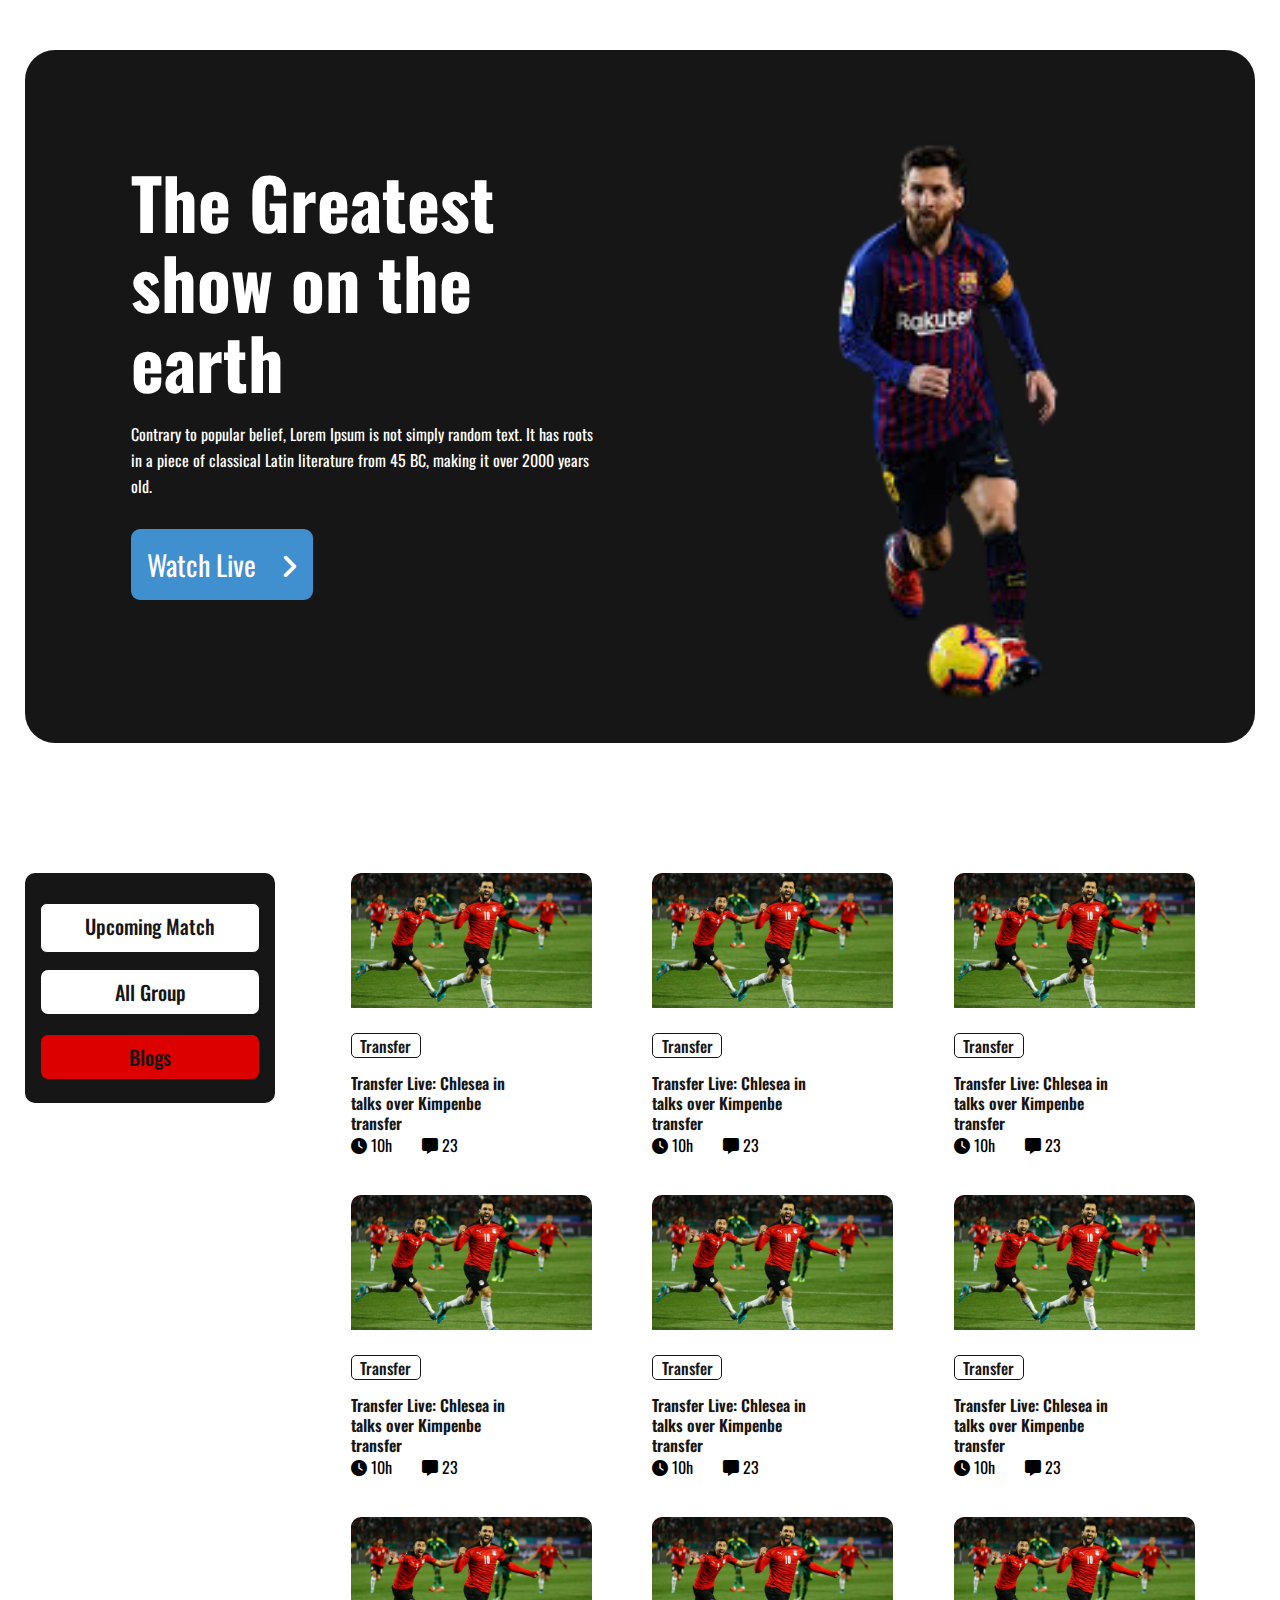
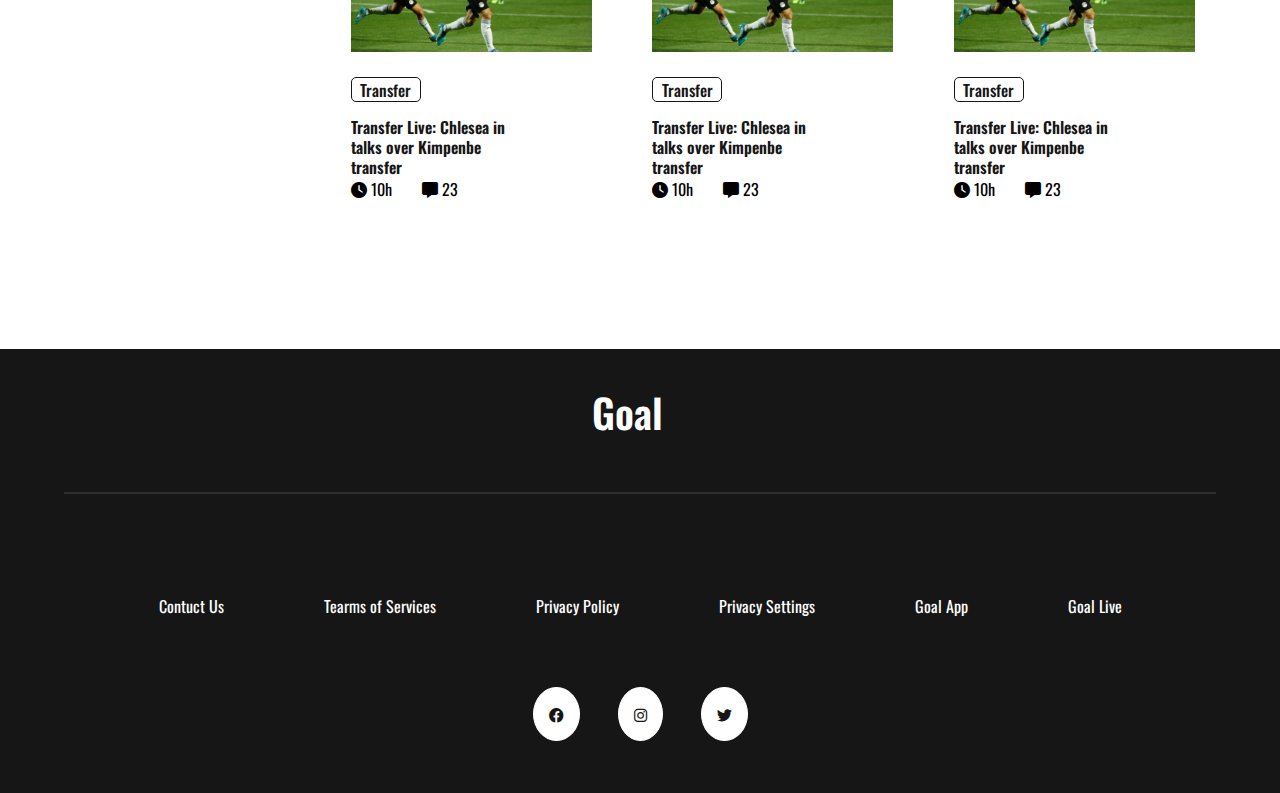
<file: index.html>
<!DOCTYPE html>
<html lang="en">

<head>
    <meta charset="UTF-8">
    <meta http-equiv="X-UA-Compatible" content="IE=edge">
    <meta name="viewport" content="width=device-width, initial-scale=1.0">
    <title>Goal Blogs</title>
    <link rel="stylesheet" href="css/all.min.css">
    <link rel="stylesheet" href="css/style.css">
</head>

<body>  
    <!-- header section start -->
    <header class="great-shows">
        <div class="container">
            <div class="great-show">
                <div class="great-show-info">

                    <h1>The Greatest show on the earth</h1>
                    <p class="great-info-des">Contrary to popular belief, Lorem Ipsum is not simply
                        random text. It has roots in a piece of classical Latin literature from 45 BC, making it over
                        2000 years old.
                    </p>
                    <button class="btn"><a href="#">Watch Live <i class="fa-solid fa-angle-right"></i></a></button>

                </div>
                <div class="great-show-pic">
                    <div class="great-pic">
                        <img src="images/messi.png" alt="">
                    </div>
                </div>
            </div>
        </div>
    </header>

    <!-- sports news start -->

    <section class="sports-news">
        <div class="container">
            <div class="dash-and-temlate-info">
                <div class="dash-board">
                    <div class="upcoming">
                     <a href="upcoming.html">   Upcoming Match</a>
                    </div>
                    <div class="group">
                        <p>All Group</p>
                    </div>
                    <div class="blog">
                        <p>Blogs</p>
                    </div>
                </div>

                <div class="template-info"> 
                    <div class="template-info-item">
                        <img src="images/blog.png" alt="">
                        <div class="template-info-title"><h3>Transfer</h3></div>
                        <div class="template-info-des">
                            <p>Transfer Live: Chlesea in talks over Kimpenbe transfer</p>
                        </div>
                        <div class="icon">
                            <div class="hour"><i class="fa-solid fa-clock"></i> 10h</div>
                            <div class="masage"><i class="fa-solid fa-message"></i> 23</div>
                        </div>
                    </div>
                    <div class="template-info-item">
                        <img src="images/blog.png" alt="">
                        <div class="template-info-title"><h3>Transfer</h3></div>
                        <div class="template-info-des">
                            <p>Transfer Live: Chlesea in talks over Kimpenbe transfer</p>
                        </div>
                        <div class="icon">
                            <div class="hour"><i class="fa-solid fa-clock"></i> 10h</div>
                            <div class="masage"><i class="fa-solid fa-message"></i> 23</div>
                        </div>
                    </div>
                    <div class="template-info-item">
                        <img src="images/blog.png" alt="">
                        <div class="template-info-title"><h3>Transfer</h3></div>
                        <div class="template-info-des">
                            <p>Transfer Live: Chlesea in talks over Kimpenbe transfer</p>
                        </div>
                        <div class="icon">
                            <div class="hour"><i class="fa-solid fa-clock"></i> 10h</div>
                            <div class="masage"><i class="fa-solid fa-message"></i> 23</div>
                        </div>
                    </div>
                    <div class="template-info-item">
                        <img src="images/blog.png" alt="">
                        <div class="template-info-title"><h3>Transfer</h3></div>
                        <div class="template-info-des">
                            <p>Transfer Live: Chlesea in talks over Kimpenbe transfer</p>
                        </div>
                        <div class="icon">
                            <div class="hour"><i class="fa-solid fa-clock"></i> 10h</div>
                            <div class="masage"><i class="fa-solid fa-message"></i> 23</div>
                        </div>
                    </div>
                    <div class="template-info-item">
                        <img src="images/blog.png" alt="">
                        <div class="template-info-title"><h3>Transfer</h3></div>
                        <div class="template-info-des">
                            <p>Transfer Live: Chlesea in talks over Kimpenbe transfer</p>
                        </div>
                        <div class="icon">
                            <div class="hour"><i class="fa-solid fa-clock"></i> 10h</div>
                            <div class="masage"><i class="fa-solid fa-message"></i> 23</div>
                        </div>
                    </div>
                    <div class="template-info-item">
                        <img src="images/blog.png" alt="">
                        <div class="template-info-title"><h3>Transfer</h3></div>
                        <div class="template-info-des">
                            <p>Transfer Live: Chlesea in talks over Kimpenbe transfer</p>
                        </div>
                        <div class="icon">
                            <div class="hour"><i class="fa-solid fa-clock"></i> 10h</div>
                            <div class="masage"><i class="fa-solid fa-message"></i> 23</div>
                        </div>
                    </div>
                    <div class="template-info-item">
                        <img src="images/blog.png" alt="">
                        <div class="template-info-title"><h3>Transfer</h3></div>
                        <div class="template-info-des">
                            <p>Transfer Live: Chlesea in talks over Kimpenbe transfer</p>
                        </div>
                        <div class="icon">
                            <div class="hour"><i class="fa-solid fa-clock"></i> 10h</div>
                            <div class="masage"><i class="fa-solid fa-message"></i> 23</div>
                        </div>
                    </div>
                    <div class="template-info-item">
                        <img src="images/blog.png" alt="">
                        <div class="template-info-title"><h3>Transfer</h3></div>
                        <div class="template-info-des">
                            <p>Transfer Live: Chlesea in talks over Kimpenbe transfer</p>
                        </div>
                        <div class="icon">
                            <div class="hour"><i class="fa-solid fa-clock"></i> 10h</div>
                            <div class="masage"><i class="fa-solid fa-message"></i> 23</div>
                        </div>
                    </div>
                    <div class="template-info-item">
                        <img src="images/blog.png" alt="">
                        <div class="template-info-title"><h3>Transfer</h3></div>
                        <div class="template-info-des">
                            <p>Transfer Live: Chlesea in talks over Kimpenbe transfer</p>
                        </div>
                        <div class="icon">
                            <div class="hour"><i class="fa-solid fa-clock"></i> 10h</div>
                            <div class="masage"><i class="fa-solid fa-message"></i> 23</div>
                        </div>
                    </div>
                </div>







                <div class="view">
                    <p>View all</p>
                </div>

            </div>
        </div>
    </section>

<!-- footer start -->
    <footer>
        <div class="footer-title"><h1>Goal</h1></div>
        <hr>
        <div class="goal-details">
            <li>Contuct Us </li>
            <li>Tearms of Services</li>
            <li>Privacy Policy</li>
            <li>Privacy Settings</li>
            <li id="goal-app" >Goal App</li>
            <li>Goal Live</li>
        </div>

        <div class="all-social-icon">
            <li><i class="fa-brands fa-facebook"></i></li>
            <li><i class="fa-brands fa-instagram"></i></li>
            <li><i class="fa-brands fa-twitter"></i></li>
        </div>
    </footer>




</body>

</html>
</file>
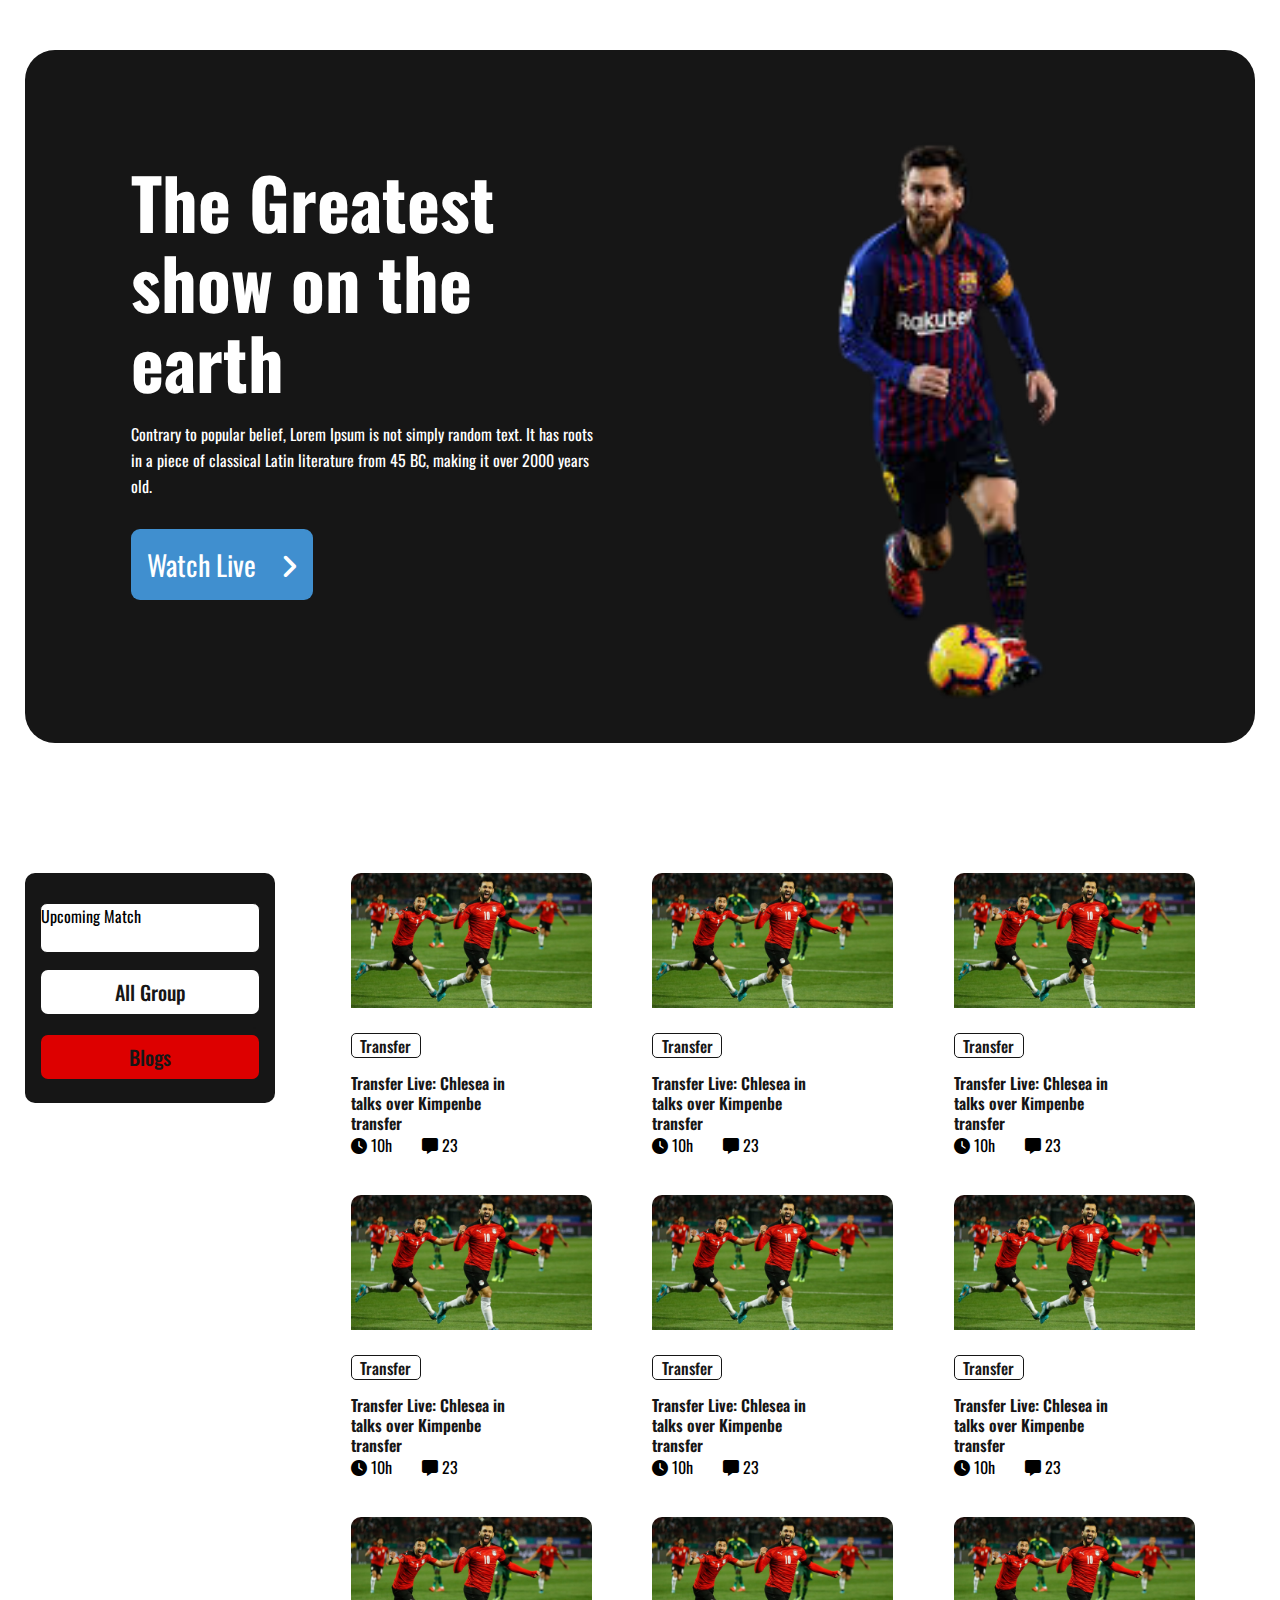
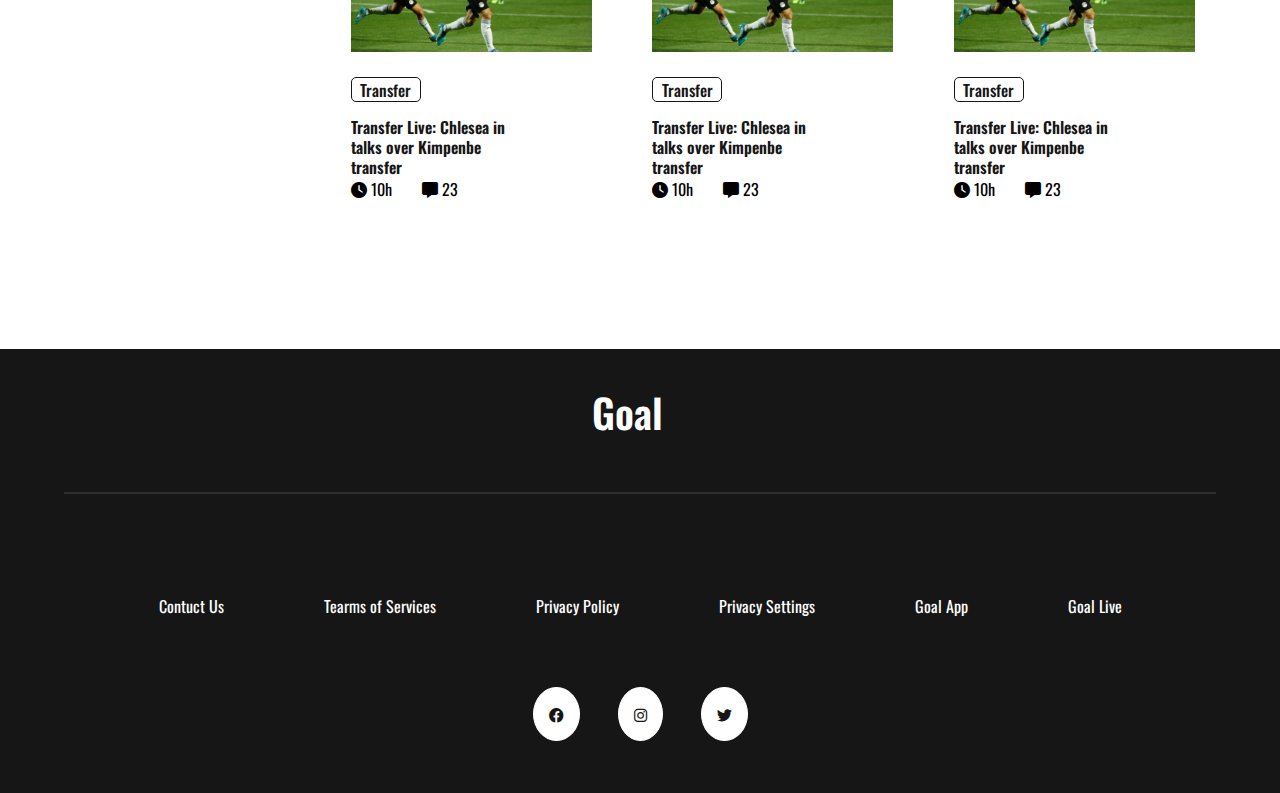
<file: goal-blog.html>
<!DOCTYPE html>
<html lang="en">

<head>
    <meta charset="UTF-8">
    <meta http-equiv="X-UA-Compatible" content="IE=edge">
    <meta name="viewport" content="width=device-width, initial-scale=1.0">
    <title>Goal Blogs</title>
    <link rel="stylesheet" href="css/all.min.css">
    <link rel="stylesheet" href="css/style.css">
</head>

<body>  
    <!-- header section start -->
    <header class="great-shows">
        <div class="container">
            <div class="great-show">
                <div class="great-show-info">

                    <h1>The Greatest show on the earth</h1>
                    <p class="great-info-des">Contrary to popular belief, Lorem Ipsum is not simply
                        random text. It has roots in a piece of classical Latin literature from 45 BC, making it over
                        2000 years old.
                    </p>
                    <button class="btn"><a href="#">Watch Live <i class="fa-solid fa-angle-right"></i></a></button>

                </div>
                <div class="great-show-pic">
                    <div class="great-pic">
                        <img src="images/messi.png" alt="">
                    </div>
                </div>
            </div>
        </div>
    </header>


    <section class="sports-news">
        <div class="container">
            <div class="dash-and-temlate-info">
                <div class="dash-board">
                    <div class="upcoming">
                        <p>Upcoming Match</p>
                    </div>
                    <div class="group">
                        <p>All Group</p>
                    </div>
                    <div class="blog">
                        <p>Blogs</p>
                    </div>
                </div>

                <div class="template-info"> 
                    <div class="template-info-item">
                        <img src="images/blog.png" alt="">
                        <div class="template-info-title"><h3>Transfer</h3></div>
                        <div class="template-info-des">
                            <p>Transfer Live: Chlesea in talks over Kimpenbe transfer</p>
                        </div>
                        <div class="icon">
                            <div class="hour"><i class="fa-solid fa-clock"></i> 10h</div>
                            <div class="masage"><i class="fa-solid fa-message"></i> 23</div>
                        </div>
                    </div>
                    <div class="template-info-item">
                        <img src="images/blog.png" alt="">
                        <div class="template-info-title"><h3>Transfer</h3></div>
                        <div class="template-info-des">
                            <p>Transfer Live: Chlesea in talks over Kimpenbe transfer</p>
                        </div>
                        <div class="icon">
                            <div class="hour"><i class="fa-solid fa-clock"></i> 10h</div>
                            <div class="masage"><i class="fa-solid fa-message"></i> 23</div>
                        </div>
                    </div>
                    <div class="template-info-item">
                        <img src="images/blog.png" alt="">
                        <div class="template-info-title"><h3>Transfer</h3></div>
                        <div class="template-info-des">
                            <p>Transfer Live: Chlesea in talks over Kimpenbe transfer</p>
                        </div>
                        <div class="icon">
                            <div class="hour"><i class="fa-solid fa-clock"></i> 10h</div>
                            <div class="masage"><i class="fa-solid fa-message"></i> 23</div>
                        </div>
                    </div>
                    <div class="template-info-item">
                        <img src="images/blog.png" alt="">
                        <div class="template-info-title"><h3>Transfer</h3></div>
                        <div class="template-info-des">
                            <p>Transfer Live: Chlesea in talks over Kimpenbe transfer</p>
                        </div>
                        <div class="icon">
                            <div class="hour"><i class="fa-solid fa-clock"></i> 10h</div>
                            <div class="masage"><i class="fa-solid fa-message"></i> 23</div>
                        </div>
                    </div>
                    <div class="template-info-item">
                        <img src="images/blog.png" alt="">
                        <div class="template-info-title"><h3>Transfer</h3></div>
                        <div class="template-info-des">
                            <p>Transfer Live: Chlesea in talks over Kimpenbe transfer</p>
                        </div>
                        <div class="icon">
                            <div class="hour"><i class="fa-solid fa-clock"></i> 10h</div>
                            <div class="masage"><i class="fa-solid fa-message"></i> 23</div>
                        </div>
                    </div>
                    <div class="template-info-item">
                        <img src="images/blog.png" alt="">
                        <div class="template-info-title"><h3>Transfer</h3></div>
                        <div class="template-info-des">
                            <p>Transfer Live: Chlesea in talks over Kimpenbe transfer</p>
                        </div>
                        <div class="icon">
                            <div class="hour"><i class="fa-solid fa-clock"></i> 10h</div>
                            <div class="masage"><i class="fa-solid fa-message"></i> 23</div>
                        </div>
                    </div>
                    <div class="template-info-item">
                        <img src="images/blog.png" alt="">
                        <div class="template-info-title"><h3>Transfer</h3></div>
                        <div class="template-info-des">
                            <p>Transfer Live: Chlesea in talks over Kimpenbe transfer</p>
                        </div>
                        <div class="icon">
                            <div class="hour"><i class="fa-solid fa-clock"></i> 10h</div>
                            <div class="masage"><i class="fa-solid fa-message"></i> 23</div>
                        </div>
                    </div>
                    <div class="template-info-item">
                        <img src="images/blog.png" alt="">
                        <div class="template-info-title"><h3>Transfer</h3></div>
                        <div class="template-info-des">
                            <p>Transfer Live: Chlesea in talks over Kimpenbe transfer</p>
                        </div>
                        <div class="icon">
                            <div class="hour"><i class="fa-solid fa-clock"></i> 10h</div>
                            <div class="masage"><i class="fa-solid fa-message"></i> 23</div>
                        </div>
                    </div>
                    <div class="template-info-item">
                        <img src="images/blog.png" alt="">
                        <div class="template-info-title"><h3>Transfer</h3></div>
                        <div class="template-info-des">
                            <p>Transfer Live: Chlesea in talks over Kimpenbe transfer</p>
                        </div>
                        <div class="icon">
                            <div class="hour"><i class="fa-solid fa-clock"></i> 10h</div>
                            <div class="masage"><i class="fa-solid fa-message"></i> 23</div>
                        </div>
                    </div>
                </div>







                <div class="view">
                    <p>View all</p>
                </div>

            </div>
        </div>
    </section>


    <footer>
        <div class="footer-title"><h1>Goal</h1></div>
        <hr>
        <div class="goal-details">
            <li>Contuct Us </li>
            <li>Tearms of Services</li>
            <li>Privacy Policy</li>
            <li>Privacy Settings</li>
            <li id="goal-app" >Goal App</li>
            <li>Goal Live</li>
        </div>

        <div class="all-social-icon">
            <li><i class="fa-brands fa-facebook"></i></li>
            <li><i class="fa-brands fa-instagram"></i></li>
            <li><i class="fa-brands fa-twitter"></i></li>
        </div>
    </footer>




</body>

</html>
</file>
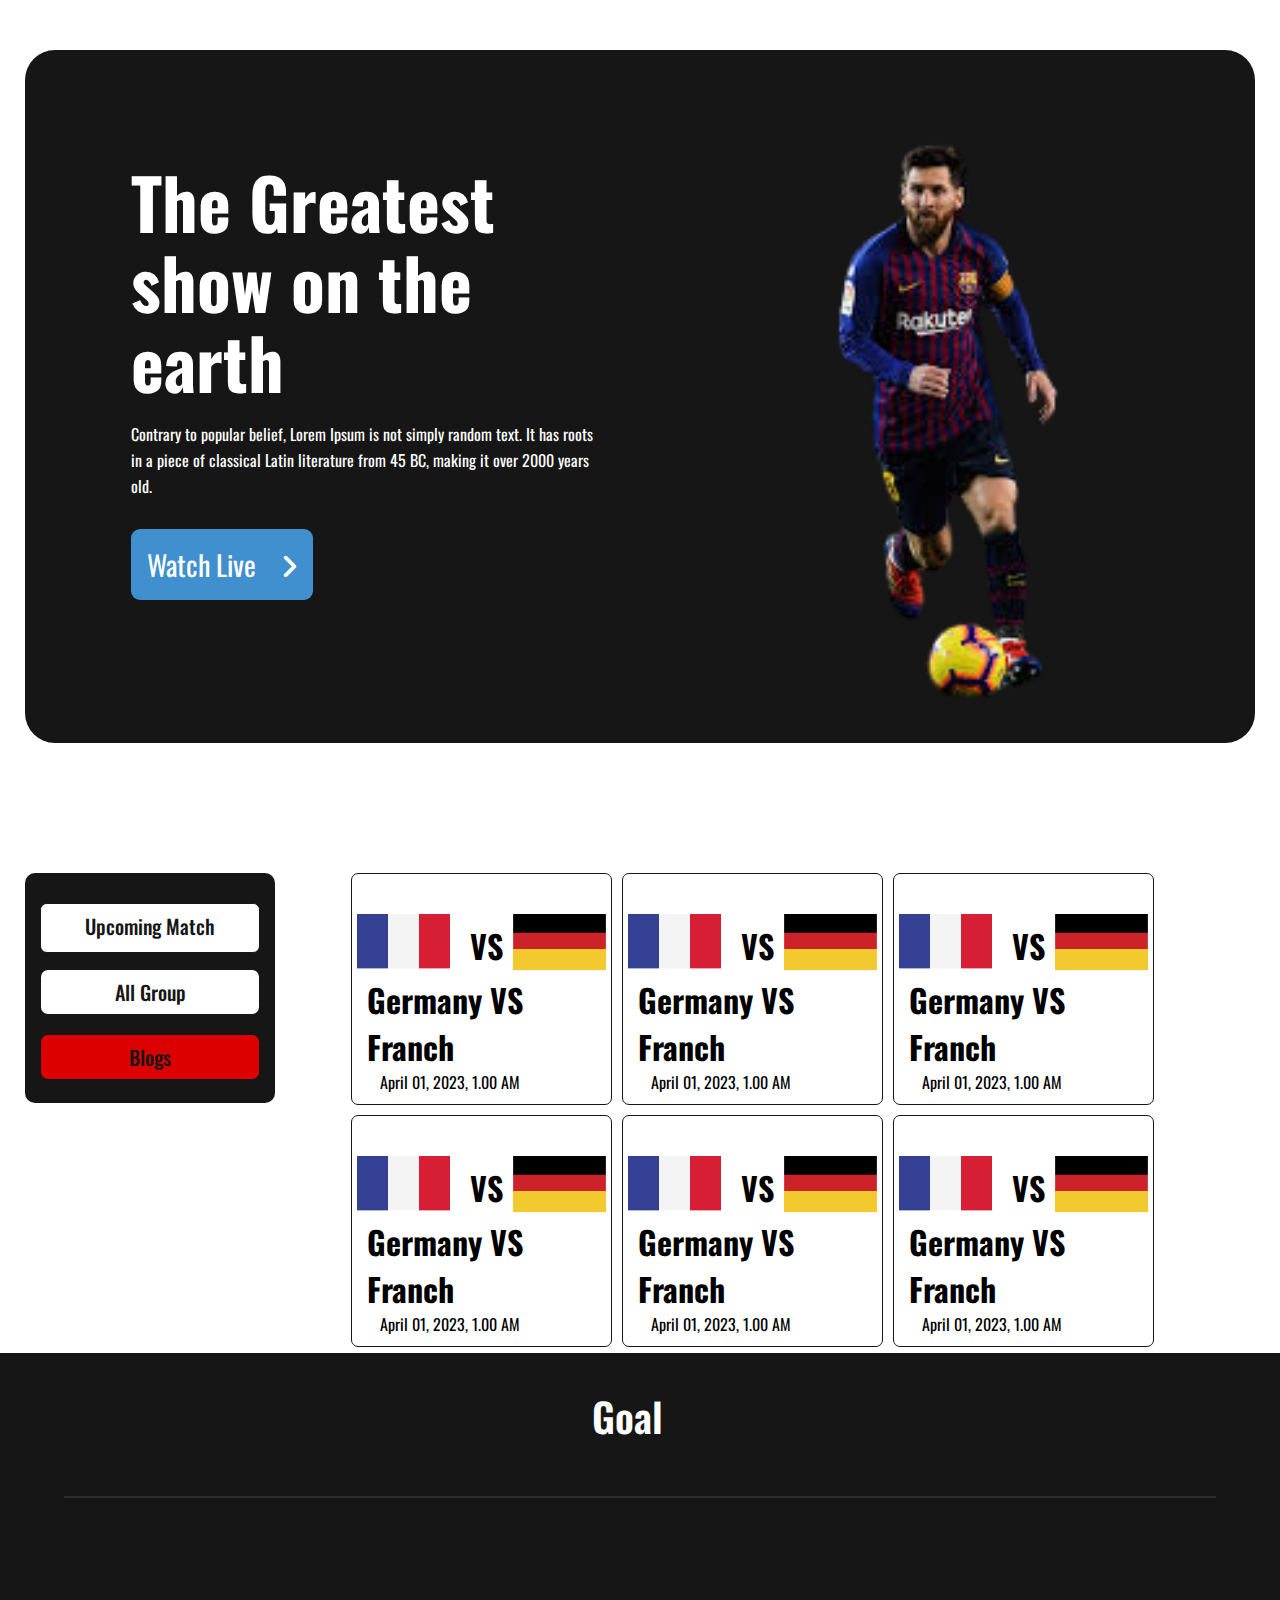
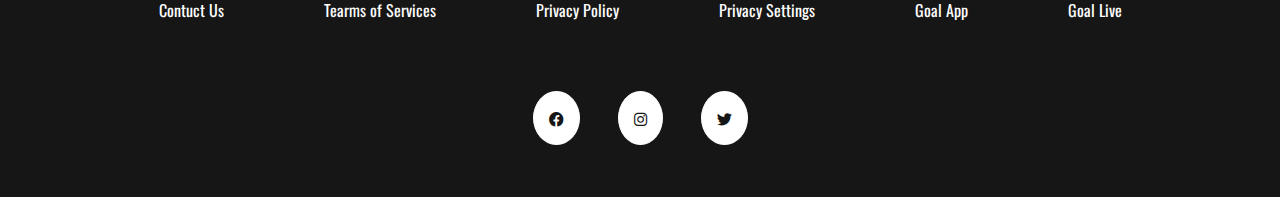
<file: upcoming.html>
<!DOCTYPE html>
<html lang="en">

<head>
    <meta charset="UTF-8">
    <meta http-equiv="X-UA-Compatible" content="IE=edge">
    <meta name="viewport" content="width=device-width, initial-scale=1.0">
    <title>Goal Blogs</title>
    <link rel="stylesheet" href="css/all.min.css">
    <link rel="stylesheet" href="css/style.css">
</head>

<body>
    <!-- header section start -->
    <header class="great-shows">
        <div class="container">
            <div class="great-show">
                <div class="great-show-info">

                    <h1>The Greatest show on the earth</h1>
                    <p class="great-info-des">Contrary to popular belief, Lorem Ipsum is not simply
                        random text. It has roots in a piece of classical Latin literature from 45 BC, making it over
                        2000 years old.
                    </p>
                    <button class="btn"><a href="#">Watch Live <i class="fa-solid fa-angle-right"></i></a></button>

                </div>
                <div class="great-show-pic">
                    <div class="great-pic">
                        <img src="images/messi.png" alt="">
                    </div>
                </div>
            </div>
        </div>
    </header>

    <!-- sports news start -->
    <section class="sports-news">
        <div class="container">
            <div class="dash-and-temlate-info">
                <div class="dash-board">
                    <div class="upcoming upc">
                        <a href="">Upcoming Match</a>
                    </div>
                    <div class="group">
                        <p>All Group</p>
                    </div>
                    <div class="blog blg">
                        <p>Blogs</p>
                    </div>
                </div>

                <div class="live-chart">
                    <div class="live-chart-item">
                        <div class="country-pic">
                            <div class="fst-country-pic">
                                <img src="images/italy.png" alt="">
                            </div>
                            <div class="country-vs">
                                <h1>VS</h1>
                            </div>
                            <div class="scnd-country-pic">

                                <img src="images/germany.png" alt="">
                            </div>
                        </div>


                        <div class="country">
                            <h1>Germany VS Franch</h1>
                        </div>
                        <div class="country-info">
                            <p>April 01, 2023, 1.00 AM</p>
                        </div>
                    </div>
                    <div class="live-chart-item">
                        <div class="country-pic">
                            <div class="fst-country-pic">
                                <img src="images/italy.png" alt="">
                            </div>
                            <div class="country-vs">
                                <h1>VS</h1>
                            </div>
                            <div class="scnd-country-pic">

                                <img src="images/germany.png" alt="">
                            </div>
                        </div>


                        <div class="country">
                            <h1>Germany VS Franch</h1>
                        </div>
                        <div class="country-info">
                            <p>April 01, 2023, 1.00 AM</p>
                        </div>
                    </div>
                    <div class="live-chart-item">
                        <div class="country-pic">
                            <div class="fst-country-pic">
                                <img src="images/italy.png" alt="">
                            </div>
                            <div class="country-vs">
                                <h1>VS</h1>
                            </div>
                            <div class="scnd-country-pic">

                                <img src="images/germany.png" alt="">
                            </div>
                        </div>


                        <div class="country">
                            <h1>Germany VS Franch</h1>
                        </div>
                        <div class="country-info">
                            <p>April 01, 2023, 1.00 AM</p>
                        </div>
                    </div>
                    <div class="live-chart-item">
                        <div class="country-pic">
                            <div class="fst-country-pic">
                                <img src="images/italy.png" alt="">
                            </div>
                            <div class="country-vs">
                                <h1>VS</h1>
                            </div>
                            <div class="scnd-country-pic">

                                <img src="images/germany.png" alt="">
                            </div>
                        </div>


                        <div class="country">
                            <h1>Germany VS Franch</h1>
                        </div>
                        <div class="country-info">
                            <p>April 01, 2023, 1.00 AM</p>
                        </div>
                    </div>
                    <div class="live-chart-item">
                        <div class="country-pic">
                            <div class="fst-country-pic">
                                <img src="images/italy.png" alt="">
                            </div>
                            <div class="country-vs">
                                <h1>VS</h1>
                            </div>
                            <div class="scnd-country-pic">

                                <img src="images/germany.png" alt="">
                            </div>
                        </div>


                        <div class="country">
                            <h1>Germany VS Franch</h1>
                        </div>
                        <div class="country-info">
                            <p>April 01, 2023, 1.00 AM</p>
                        </div>
                    </div>
                    <div class="live-chart-item">
                        <div class="country-pic">
                            <div class="fst-country-pic">
                                <img src="images/italy.png" alt="">
                            </div>
                            <div class="country-vs">
                                <h1>VS</h1>
                            </div>
                            <div class="scnd-country-pic">

                                <img src="images/germany.png" alt="">
                            </div>
                        </div>


                        <div class="country">
                            <h1>Germany VS Franch</h1>
                        </div>
                        <div class="country-info">
                            <p>April 01, 2023, 1.00 AM</p>
                        </div>
                    </div>

                </div>







                <div class="view" id="see">
                    <p>View all</p>
                </div>

            </div>
        </div>
    </section>

    <!-- footer start -->
    <footer>
        <div class="footer-title">
            <h1>Goal</h1>
        </div>
        <hr>
        <div class="goal-details">
            <li>Contuct Us </li>
            <li>Tearms of Services</li>
            <li>Privacy Policy</li>
            <li>Privacy Settings</li>
            <li id="goal-app">Goal App</li>
            <li>Goal Live</li>
        </div>

        <div class="all-social-icon">
            <li><i class="fa-brands fa-facebook"></i></li>
            <li><i class="fa-brands fa-instagram"></i></li>
            <li><i class="fa-brands fa-twitter"></i></li>
        </div>
    </footer>




</body>

</html>
</file>
<file: css/style.css>
/* fonts  */

@import url('https://fonts.googleapis.com/css2?family=Gulzar&family=Oswald:wght@400;600&family=Poppins:wght@500&display=swap');


/* common css  */

* {
    margin: 0;
    padding: 0;
    font-family: 'Oswald', sans-serif;
    box-sizing: border-box;

}


.container {
    margin: 50px 25px 130px 25px;
}

.view {
    display: none;
}

/* header section css style */

.great-show {
    background-color: #161616;
    border-radius: 30px;
    display: flex;
    justify-content: space-around;

}

.great-show-info {
    width: 531px;
    height: 424px;
    margin: 111px 24px 1px 106px;
}

.great-show-info h1 {
    font-weight: 700;
    font-size: 70px;
    line-height: 80px;
    color: #FFFFFF;
}

.great-show-info p {
    margin-top: 20px;
    color: #FFFFFF;
    font-size: 16px;
    font-weight: 400;
    line-height: 26px;


}

.btn {
    margin-top: 30px;
    background-color: #408fcf;
    border-radius: 9px;
    border: none;
    padding: 15px 16px;


}


.btn a:hover {
    color: #255784;
    background: #2196f3;
    box-shadow: 0 0 10px #2196f3, 0 0 40px #2196f3, 0 0 80px #2196f3;
    transition-delay: 0.1s;
}

.btn a {
    text-decoration: none;
    font-size: 28px;
    color: #FFFFFF;
    font-weight: 400;
}



.fa-angle-right {
    padding-left: 20px;
}

.great-show-pic {
    margin: 80px 79px 0px 24px;
    width: 581px;
    height: 613px;

}

.great-show-pic img {
    width: 112%;
}


/* sports full news */



.dash-board {
    width: 250px;
    height: 230px;
    background-color: #161616;
    border-radius: 10px;
}

.upcoming {
    margin-top: 30px;
    margin-left: 15px;
    width: 220px;
    height: 50px;
    background-color: #FFFFFF;
    border: 1px solid #161616;
    margin-bottom: 16px;
    border-radius: 7px;

}

.upcoming a {
    font-weight: 500;
    font-size: 20px;
    line-height: 30px;
    color: #161616;
    background-color: #FFFFFF;
    display: flex;
    align-items: center;
    justify-content: center;
    padding: 7px;
    border-radius: 7px;
    text-decoration: none;


}





.group {

    width: 220px;
    height: 60px;
    margin-left: 15px;

    border: 1px solid #161616;
    margin-bottom: 5px;
    border-radius: 7px;

}

.group p {
    font-weight: 500;
    font-size: 20px;
    line-height: 30px;
    color: #161616;
    background-color: #FFFFFF;
    display: flex;
    align-items: center;
    justify-content: center;
    padding: 7px;
    border-radius: 7px;
}


.blog {

    width: 220px;
    height: 60px;
    margin-left: 15px;
    border: 1px solid #161616;

}


.blog p {
    font-weight: 500;
    font-size: 20px;
    line-height: 30px;
    color: #161616;
    background-color: #DD0000;
    display: flex;
    align-items: center;
    justify-content: center;
    padding: 7px;
    border-radius: 7px;
}

.fst-country-pic {
    width: 94px;
    height: 62px;

}

.fst-country-pic img {
    width: 100%;
}
.scnd-country-pic {
    width: 94px;
    height: 62px;

}

.scnd-country-pic img {
    width: 100%;
}

.live-chart {
    width: 230px;
    height: 200px;
    display: grid;
    grid-template-columns: repeat(3, 1fr);
    grid-row-gap: 10px;
    grid-column-gap: 10px;
    margin-bottom: 150px;
}

.live-chart-item {
    border: 1px solid #161616;
    border-radius: 7px;
}

.country-pic {
    display: flex;
    align-items: center;
    justify-content: center;
    margin-top: 40px;
    padding: 0 4px;
}

.country-vs {
    padding: 0 10px;
}

.country-pic h1 {
    margin-left: 10px;
}

.country {
    margin-left: 15px;
}

.country-info {
    margin-left: 28px;
    margin-bottom: 10px;
}

.dash-and-temlate-info {
    display: grid;
    grid-template-columns: 1fr 3fr;
    grid-column-gap: 24px;

}

.template-info {
    display: grid;
    grid-template-columns: repeat(3, 1fr);
    grid-row-gap: 20px;

}


.template-info-item {
    width: 100%;
    height: 302px;

}

.template-info-item img {
    border-radius: 10px 10px 0px 0px;
    width: 80%;
}

.template-info-title {
    width: 70px;
    height: 25px;
    border: 1px solid #161616;
    margin-top: 20px;
    border-radius: 5px;
}

.template-info-title h3 {
    font-weight: 500;
    font-size: 16px;
    line-height: 24px;
    color: #161616;

    display: flex;
    justify-content: center;
    align-items: center;

}

.template-info-des {
    margin-top: 15px;
    width: 170px;
    height: 40px;
}

.template-info-des p {
    font-weight: 600;
    font-size: 16px;
    line-height: 20px;
    color: #161616;


}


.icon {
    margin-top: 20px;
    display: flex;
    width: 200px;
    height: 26px;


}

.hour {
    margin-right: 30px;
}


/* footer section  */

footer {
    width: 100%;
    background-color: #161616;
    height: 444px;
    display: flex;
    justify-content: center;
    align-items: center;
    flex-direction: column;
}


.footer-title {
    width: 96px;
    height: 60px;




}

.footer-title h1 {
    font-size: 40px;
    font-weight: 600;
    line-height: 60px;
    color: #FFFFFF;

}

hr {
    border: 1px solid rgba(255, 255, 255, 0.1);
    width: 90%;
    margin-top: 50px;
}


.goal-details {
    margin-top: 50px;
    width: 100%;
    display: flex;
    justify-content: center;

}

.goal-details li {
    list-style: none;
    padding: 50px;
    color: #FFFFFF;
}


.all-social-icon {
    list-style: none;
    display: flex;

}

.all-social-icon li {
    padding: 15px;
    font-size: 15px;
    color: #161616;
    border: 1px solid #FFFFFF;
    border-radius: 50%;
    margin: 19px;
    border: 1px solid #FFFFFF;
    background-color: #FFFFFF;
    cursor: pointer;
}



/* Resposive tablet */






@media only screen and (min-width: 768px) and (max-width:991px) {
    .great-show {
        width: 80%;
        height: 400px;
        margin-left: 60px;

    }

    .great-show-info {
        width: 400px;
    }

    .great-show-info h1 {
        font-weight: 700;
        font-size: 25px;
        line-height: 30px;
        color: #FFFFFF;
    }

    .great-info-des {
        white-space: nowrap;
        width: 150px;
        overflow: hidden;
        text-overflow: ellipsis;

    }

    .great-info-des:hover {
        overflow: visible;
    }

    .btn {
        margin-top: 10px;
        background-color: #DD0000;
        border-radius: 9px;
        border: none;
        padding: 5px 6px;

    }

    .btn a {
        text-decoration: none;
        font-size: 18px;
        color: #FFFFFF;
        font-weight: 400;
    }


    /* sports responsive */


    .dash-and-temlate-info {
        display: grid;
        grid-template-columns: repeat(1, 1fr);
        grid-column-gap: 24px;

    }

    .dash-board {
        display: flex;
        width: 80%;
        height: 120px;
        padding: 10px;
        background-color: #FFFFFF;


    }


    .upcoming {
        border-radius: 5px;
        padding: 0px;
        display: flex;
        justify-content: center;
        align-items: center;
        border: 1px solid #161616;
        height: 60px;
    }

    .group {

        margin-top: 30px;

        height: 60px;

        border: 1px solid #161616;

        border-radius: 5px;

        display: flex;

        justify-content: center;

        align-items: center;

    }

    .blog {
        margin-top: 30px;



    }

    .blog p {
        padding-top: 15px;
        padding-bottom: 17px;

    }


    .live-chart {
        display: grid;
        grid-template-columns: repeat(2, 1fr);
        grid-column-gap: 30px;
        grid-row-gap: 30px;
        margin-left: 50px;
        margin-top: 30px;
        margin-bottom: 350px;
    }

    .template-info {
        margin-top: 15px;
    }


    .template-info {
        display: grid;
        grid-template-columns: repeat(2, 1fr);
        grid-row-gap: 40px;
    }

    .view {
        display: block;
        margin: 70px auto 0 auto;
        width: 131px;



    }

    .view p {
        background-color: #DD0000;
        color: rgba(255, 255, 255, 1);
        padding: 10px 0 10px 35px;
        border-radius: 10px;

    }


    /* footer responsive start */


    .footer-title {
        font-size: 30px;
        margin-top: 15px;
    }

    .goal-details {
        display: grid;
        grid-template-columns: repeat(4, 1fr);
        margin: 0px;
        grid-column-gap: 25px;
    }

    .goal-details li {

        padding: 0;
        margin: 50px auto 20px auto;
        font-size: 15px;
    }


}



/* responsive mobile */

@media only screen and (min-width:320px) and (max-width: 767px) {

    .great-show {
        display: grid;
        grid-template-rows: repeat(1, 300px);
        height: 700px;



    }

    .great-show-info {
        margin: 50px 0 0 210px;
        width: 180px;

    }

    .great-show-info h1 {
        font-size: 25px;

        padding: 0;
        margin: 0;
        line-height: 23px;

    }

    .great-info-des {
        width: 228px;
        height: 48px;


    }

    .great-info-des p {
        font-size: 14px;
        align-items: center;
        line-height: 24px;
    }

    .btn {
        margin-top: 100px;
    }

    .btn a {
        font-size: 15px;
    }

    .great-show-pic {
        width: 233px;
        height: 100%;
        margin-left: 325px;
        margin-bottom: 200px;
        top: 350px;

    }

    .great-show-pic .great-pic img {
        width: 100%;

    }

    .great-pic {
        margin-left: -110px;
        width: 100%;
    }

    /* sports news  */


    .dash-and-temlate-info {

        display: grid;
        grid-template-columns: revert;


    }

    .template-info {
        display: grid;
        grid-template-columns: revert;
        margin-top: 50px;
        margin-left: 30px;
    }

    .live-chart {
        display: grid;
        grid-template-columns: revert;
        margin-bottom: 800px;
        margin-top: 30px;
    }


    /* footer  */

    footer {
        height: 100%;
    }

    .goal-details {
        display: grid;
        grid-template-columns: revert;
    }

    .goal-details li {
        padding: 10px;
        margin: 0px;
        align-items: center;
    }
}
</file>
